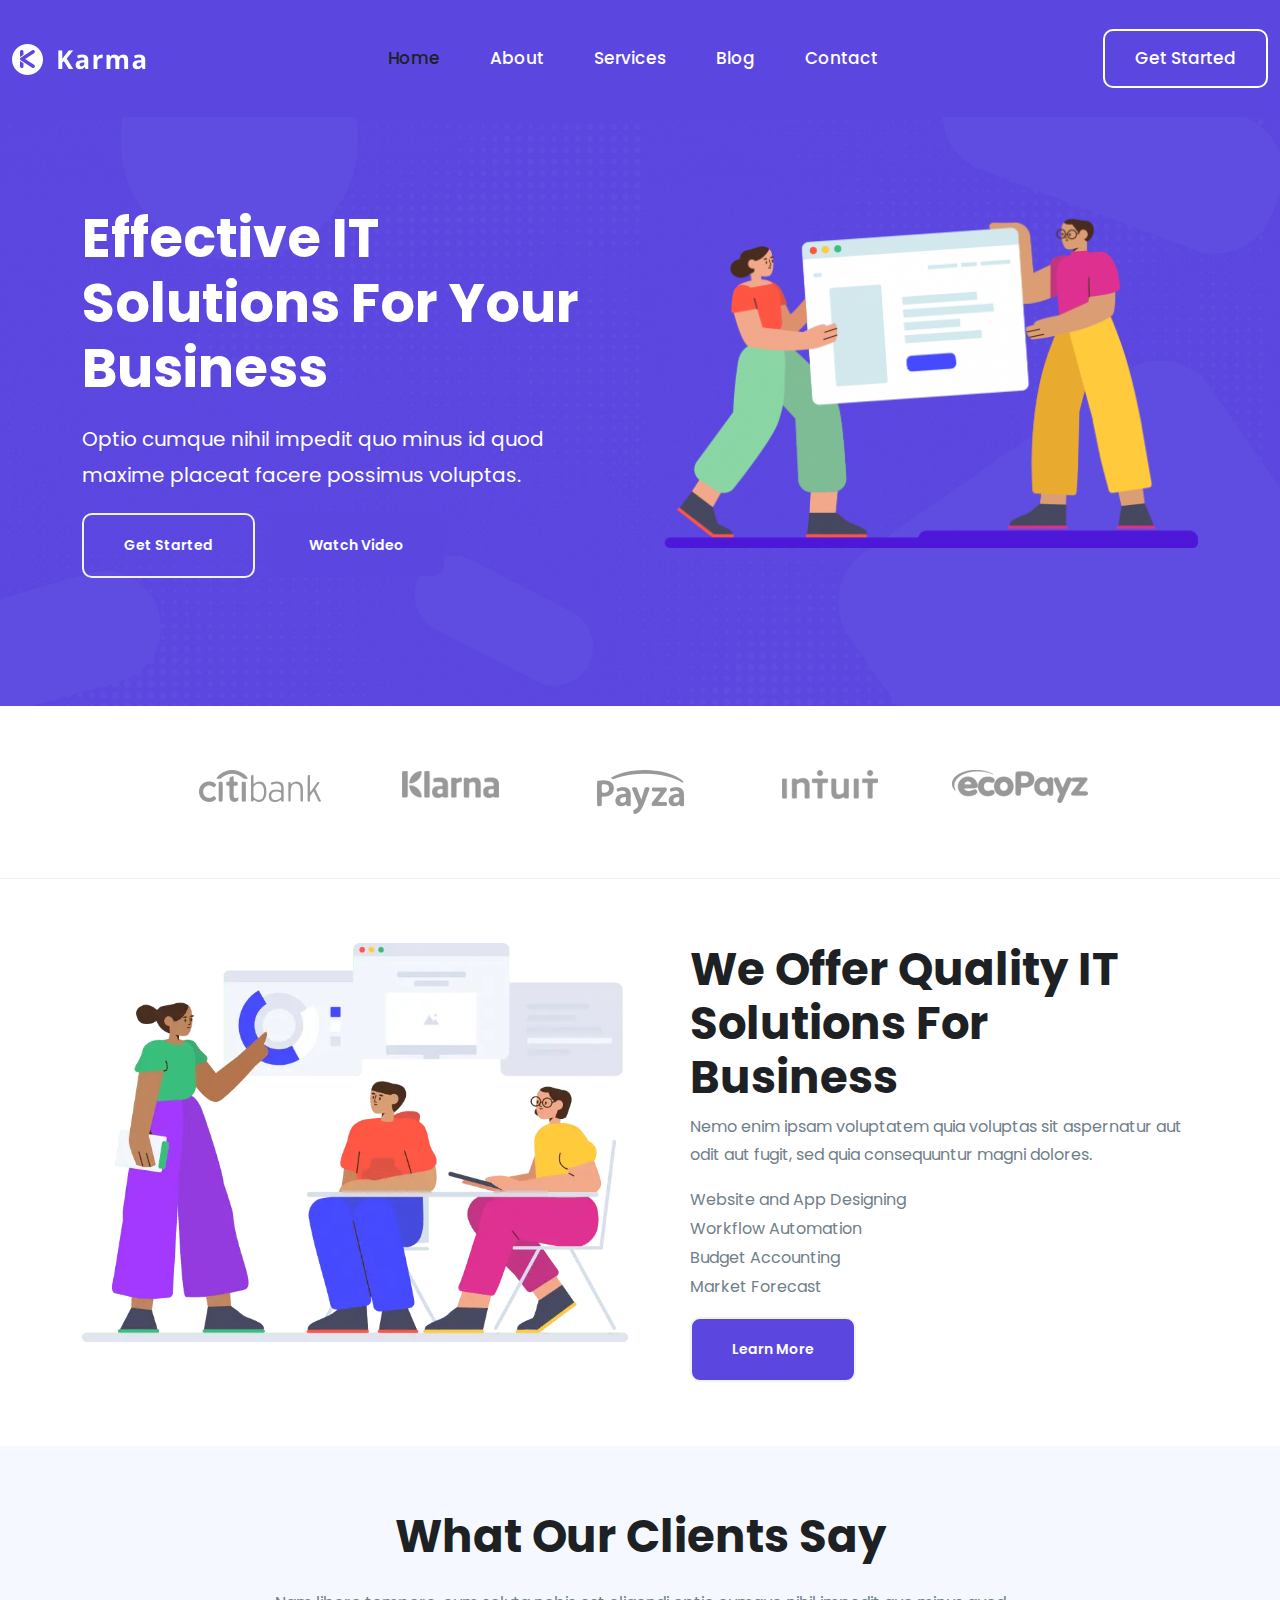
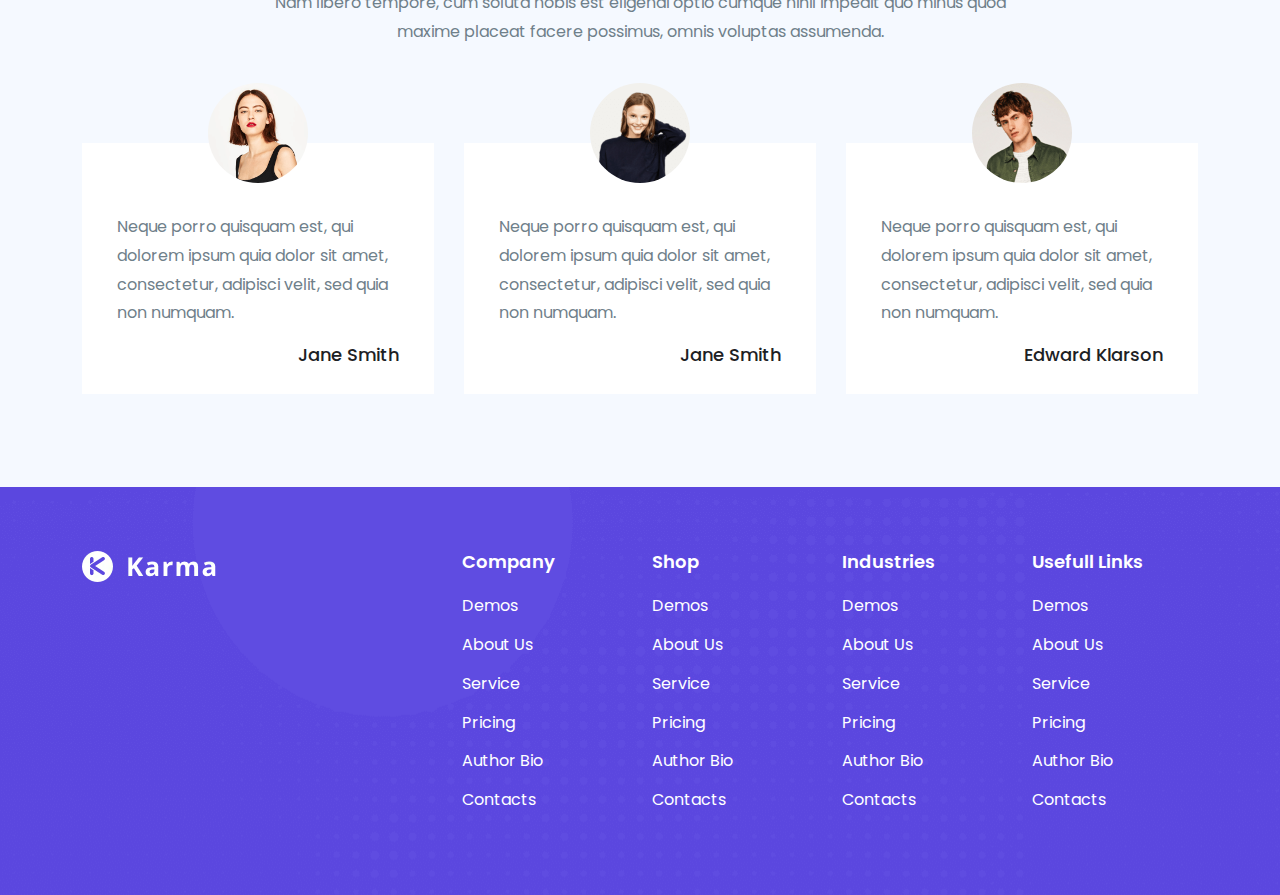
<file: index.html>
<!doctype html>
<html>
<head>
<meta charset="utf-8">
<meta name="viewport" content="width=device-width, initial-scale=1.0">
<link href="img/favicon_karma.png" rel="icon">
<title>Home Page - KarmaIT</title>
<link href="css/bootstrap.min.css" rel="stylesheet">
<link href="css/bootstrap-custom.css" rel="stylesheet">
<link rel= "stylesheet" href= "https://maxst.icons8.com/vue-static/landings/line-awesome/line-awesome/1.3.0/css/line-awesome.min.css">
<link href="css/owl.carousel.min.css" rel="stylesheet">
<link href="css/style.css" rel="stylesheet">


<meta name="Description" content="Página para encontrar los servicios y productos que Karma ofrece a sus clientes, asociados y distribuidores.">
<meta name="Keywords" content="Services, página de servicios IT, servicios especializados en IT">
</head>

<body>
	
	<header>
		<div class="container-fluid">
			
			<nav class="navbar navbar-expand-lg navbar-light bg-light">
				<a class="navbar-brand" href="index.html">
					<img src="img/logo-white.webp" alt="logo" class="img-fluid">
				</a>
				
				<button class="navbar-toggler" type="button" data-bs-toggle="collapse" data-bs-target="#navbar" aria-controls="navbar" aria-expanded="false" aria-label="Toggle navigation">
					<i class="las la-bars"></i>
				</button>

				<div class="collapse navbar-collapse" id="navbar">
					<ul class="navbar-nav ms-auto">
						<li class="nav-item active">
							<a class="nav-link" href="index.html">Home</a>
						</li>
						<li class="nav-item">
							<a class="nav-link" href="#">About</a>
						</li>
						<li class="nav-item">
							<a class="nav-link" href="services.html">Services</a>
						</li>
						<li class="nav-item">
							<a class="nav-link" href="#">Blog</a>
						</li>
						<li class="nav-item">
							<a class="nav-link" href="contact.html">Contact</a>
						</li>
						
					</ul>
					
					<ul class="navbar-nav ms-auto">
						<li class="nav-item">
							<a class="nav-link btn btn-nav" href="#">Get Started</a>
						</li>
					</ul>
				</div>
			</nav>
			
		</div>
	</header>
	
	
	<section id="hero">
		<div class="container">
		
			<div class="row">
			
				<article class="col-lg-6 col-sm-6 col-12">
					<h1>Effective IT Solutions For Your Business</h1>
					<p>Optio cumque nihil impedit quo minus id quod maxime placeat facere possimus voluptas.</p>
					<a href="#" class="btn btn-dark btn-karma">Get Started</a>
					<a href="#" class="btn btn-light btn-karma border-0"><i class="lar la-play-circle"></i> Watch Video</a>
				</article>
				
				<article class="col-lg-6 col-sm-6 col-12">
					<img src="img/home-01.png" alt="home 01 karla" class="img-fluid">
				</article>
			</div>
		
		</div>
	</section>
	
	
	
	<section id="pagos" class="section">
		<div class="container">
		
			<div class="row text-center">
				<article class="col-lg-2 col-sm-2 col-12 offset-lg-1 offset-sm-1">
					<img src="img/client1.png.webp" alt="client" class="img-fluid">
				</article>
				<article class="col-lg-2 col-sm-2 col-12">
					<img src="img/client2.png.webp" alt="client" class="img-fluid">
				</article>
				<article class="col-lg-2 col-sm-2 col-12">
					<img src="img/client3-1.png.webp" alt="client" class="img-fluid">
				</article>
				<article class="col-lg-2 col-sm-2 col-12">
					<img src="img/client6.png.webp" alt="client" class="img-fluid">
				</article>
				<article class="col-lg-2 col-sm-2 col-12">
					<img src="img/ecopayz-1.png.webp" alt="client" class="img-fluid">
				</article>
			</div>
		
		</div>
	</section>
	
	
	<section id="solutions" class="section">
		<div class="container">
		
			<div class="row">
			
				<article class="col-lg-6 col-sm-6 col-12">
					<img src="img/Startup.webp" alt="imagen" class="img-fluid">
				</article>
				
				<article class="col-lg-6 col-sm-6 col-12 ps-3">
					<h2 class="titulos">We Offer Quality IT Solutions For Business</h2>
					<p>Nemo enim ipsam voluptatem quia voluptas sit aspernatur aut odit aut fugit, sed quia consequuntur magni dolores.</p>
					
					<ul>
						<li><a href="#">Website and App Designing</a></li>
						<li><a href="#">Workflow Automation</a></li>
						<li><a href="#">Budget Accounting</a></li>
						<li><a href="#">Market Forecast</a></li>
					</ul>
					
					<a href="#" class="btn btn-karma">Learn More</a>
				</article>
			
			</div>
			
		</div>
	</section>
	
	
	
	<section id="clients" class="section">
		<div class="container">
		
			<h2 class="titulos text-center">What Our Clients Say</h2>
			<p class="subtitulos">Nam libero tempore, cum soluta nobis est eligendi optio cumque nihil impedit quo minus quod maxime placeat facere possimus, omnis voluptas assumenda.</p>
			
			
			<div class="owl-carousel">
			
				<article class="testimonial">
				
					<img src="img/team-01.png" alt="team 01" class="img-fluid">
					<p>Neque porro quisquam est, qui dolorem ipsum quia dolor sit amet, consectetur, adipisci velit, sed quia non numquam.</p>
					<h4>Jane Smith</h4>
					
				</article>
				
				<article class="testimonial">
				
					<img src="img/team-02.png" alt="team 01" class="img-fluid">
					<p>Neque porro quisquam est, qui dolorem ipsum quia dolor sit amet, consectetur, adipisci velit, sed quia non numquam.</p>
					<h4>Edward Klarson</h4>
					
				</article>
				
				<article class="testimonial">
				
					<img src="img/team-03.jpg" alt="team 01" class="img-fluid">
					<p>Neque porro quisquam est, qui dolorem ipsum quia dolor sit amet, consectetur, adipisci velit, sed quia non numquam.</p>
					<h4>Jessica Robinson</h4>
					
				</article>
				
				<article class="testimonial">
				
					<img src="img/team-04.png" alt="team 01" class="img-fluid">
					<p>Neque porro quisquam est, qui dolorem ipsum quia dolor sit amet, consectetur, adipisci velit, sed quia non numquam.</p>
					<h4>Jane Smith</h4>
					
				</article>
			
			</div>
			
		</div>
	</section>
	
	
	

	
	
	
	<footer>
		<div class="container">
		
			<div class="row">
			
				<article class="col-lg-4 col-sm-4 col-12">
					<img src="img/logo-white.webp" alt="logo footer" class="img-fluid">
					<ul class="list-inline mt-5">
						<li class="list-inline-item">
							<a href="#"><i class="lab la-twitter"></i></a>
						</li>
						<li class="list-inline-item">
							<a href="#"><i class="lab la-facebook-f"></i></a>
						</li>
						<li class="list-inline-item">
							<a href="#"><i class="lab la-instagram"></i></a>
						</li>
						<li class="list-inline-item">
							<a href="#"><i class="lab la-youtube"></i></a>
						</li>
					</ul>
				</article>
			
				<article class="col-lg-2 col-sm-2 col-6">
					<h5>Company</h5>
					<ul>
						<li><a href="#">Demos</a></li>
						<li><a href="#">About Us</a></li>
						<li><a href="#">Service</a></li>
						<li><a href="#">Pricing</a></li>
						<li><a href="#">Author Bio</a></li>
						<li><a href="#">Contacts</a></li>
					</ul>
				</article>
				
				<article class="col-lg-2 col-sm-2 col-6">
					<h5>Shop</h5>
					<ul>
						<li><a href="#">Demos</a></li>
						<li><a href="#">About Us</a></li>
						<li><a href="#">Service</a></li>
						<li><a href="#">Pricing</a></li>
						<li><a href="#">Author Bio</a></li>
						<li><a href="#">Contacts</a></li>
					</ul>
				</article>
				
				<article class="col-lg-2 col-sm-2 col-6">
					<h5>Industries</h5>
					<ul>
						<li><a href="#">Demos</a></li>
						<li><a href="#">About Us</a></li>
						<li><a href="#">Service</a></li>
						<li><a href="#">Pricing</a></li>
						<li><a href="#">Author Bio</a></li>
						<li><a href="#">Contacts</a></li>
					</ul>
				</article>
				
				<article class="col-lg-2 col-sm-2 col-6">
					<h5>Usefull Links</h5>
					<ul>
						<li><a href="#">Demos</a></li>
						<li><a href="#">About Us</a></li>
						<li><a href="#">Service</a></li>
						<li><a href="#">Pricing</a></li>
						<li><a href="#">Author Bio</a></li>
						<li><a href="#">Contacts</a></li>
					</ul>
				</article>
				
			</div>
		
		</div>
	</footer>
	
	
	
	
	
	
	<script src="js/jquery.min.js"></script>
	<script src="js/bootstrap.min.js"></script>
	<script src="js/owl.carousel.min.js"></script>
	
	<script>
	
		$(document).ready(function(){
			
		  $(".owl-carousel").owlCarousel({
                items: 1,
                loop: true,
                autoplay: true,
                smartSpeed: 800,
                margin: 30,
                center: true,
                dots: true,
                responsive: {
                    0: {
                        items: 1
                    },
                    480: {
                        items: 2
                    },
                    992: {
                        items: 3
                    }
                }
            });
			
			
		});
		
	</script>
	
	
	
	
	
<!-- Google tag (gtag.js) -->
<script async src="https://www.googletagmanager.com/gtag/js?id=G-9F5Y8JFQGZ"></script>
<script>
  window.dataLayer = window.dataLayer || [];
  function gtag(){dataLayer.push(arguments);}
  gtag('js', new Date());

  gtag('config', 'G-9F5Y8JFQGZ');
</script>

	
</body>
</html>
</file>
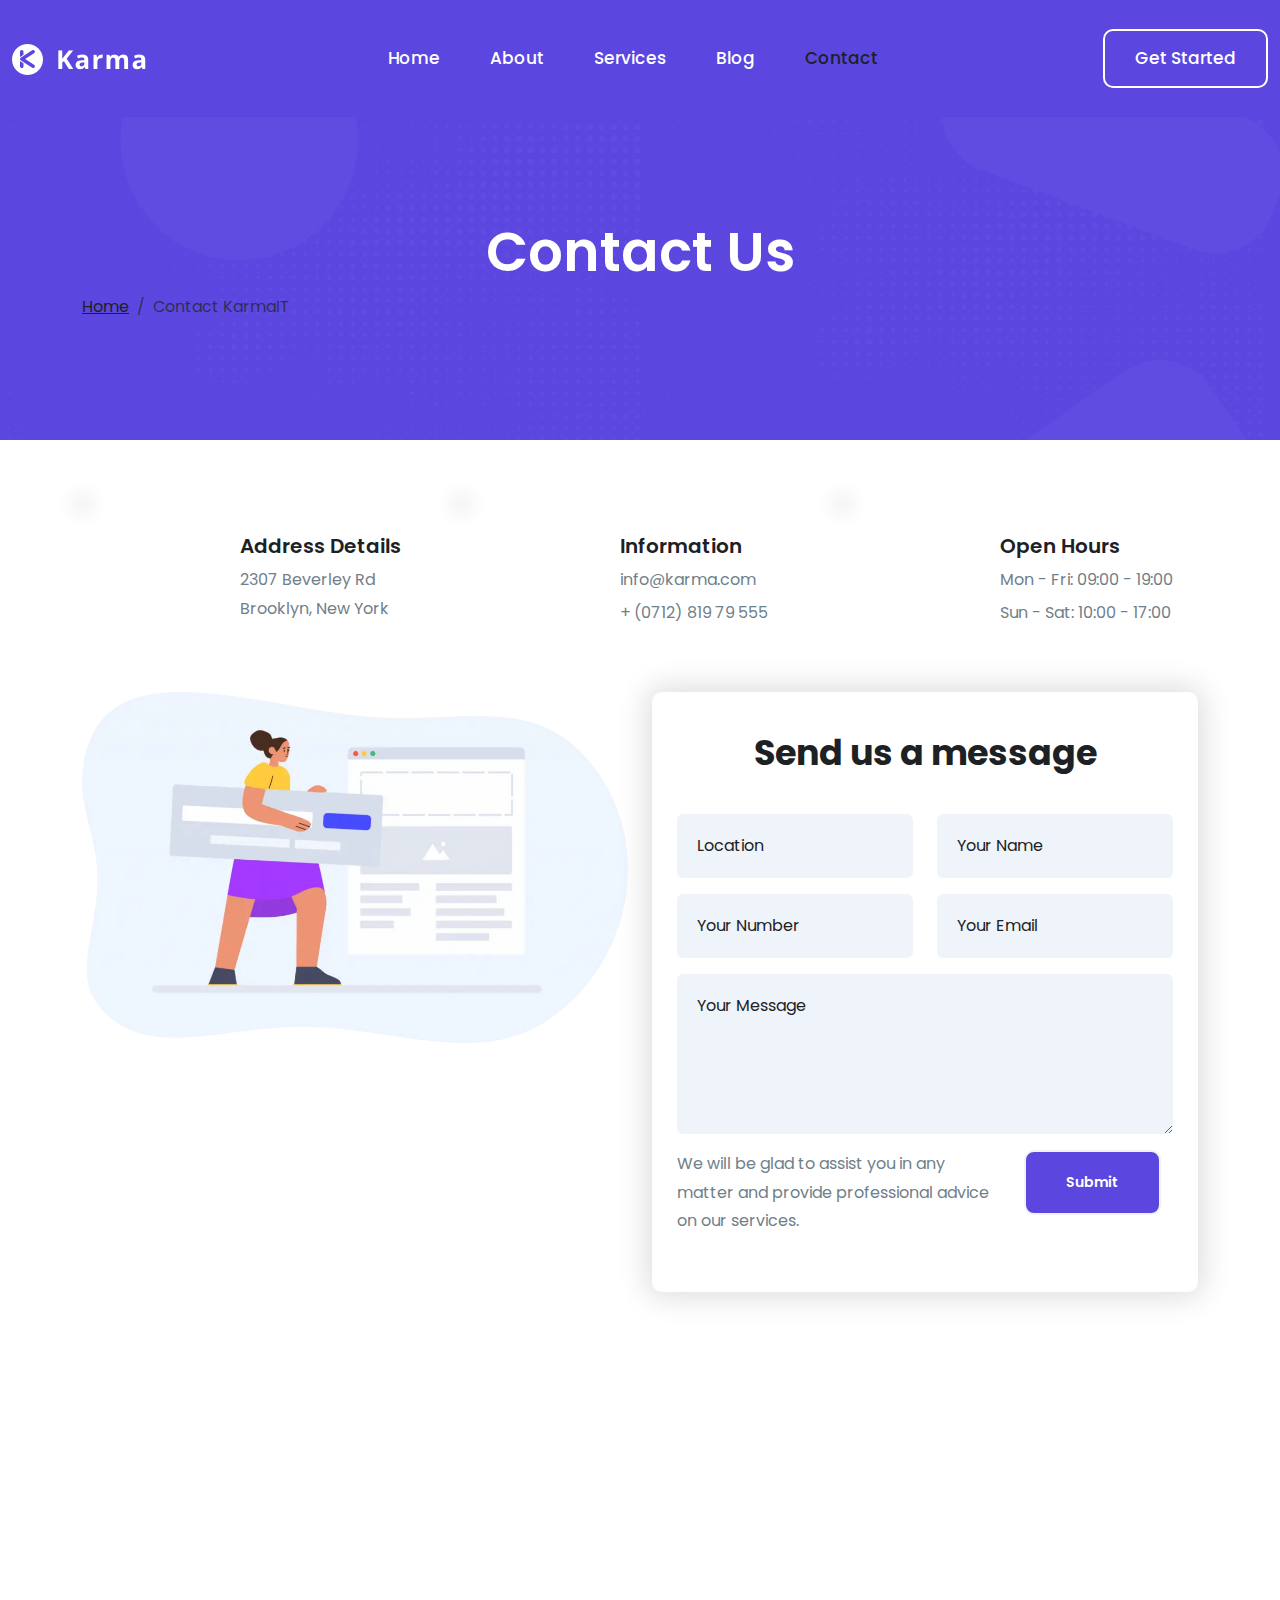
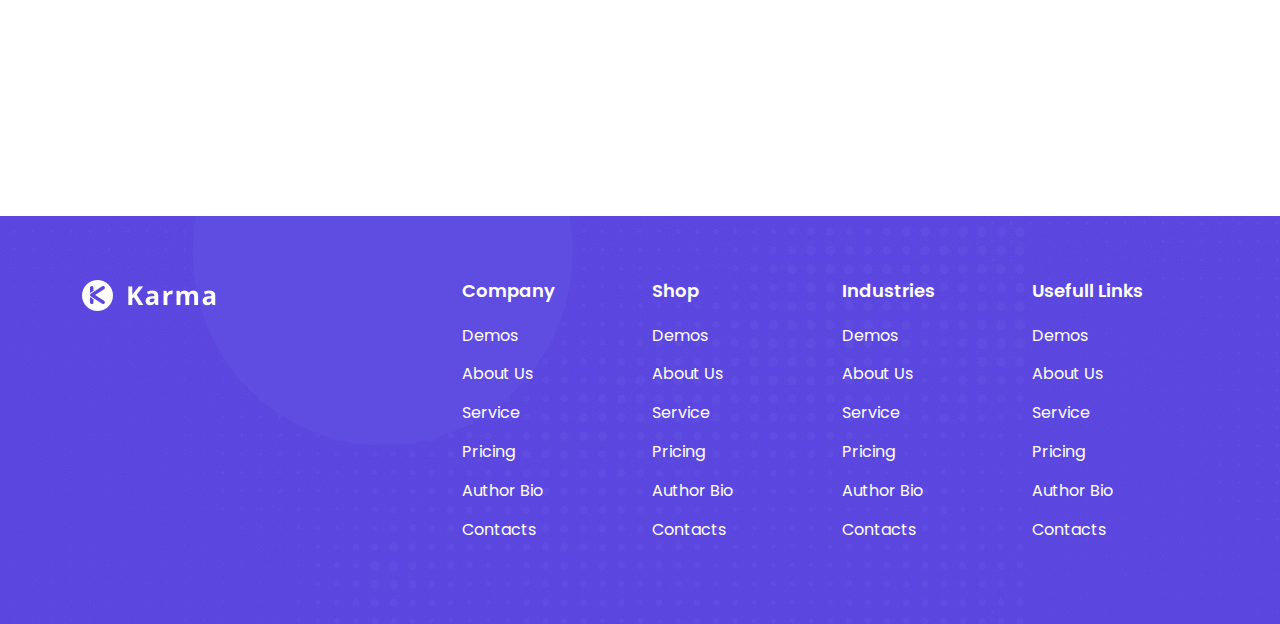
<file: contact.html>
<!doctype html>
<html>
<head>
<meta charset="utf-8">
<meta name="viewport" content="width=device-width, initial-scale=1.0">
<link href="img/favicon_karma.png" rel="icon">
<title>Contact - KarmaIT</title>
<link href="css/bootstrap.min.css" rel="stylesheet">
<link href="css/bootstrap-custom.css" rel="stylesheet">
<link rel= "stylesheet" href= "https://maxst.icons8.com/vue-static/landings/line-awesome/line-awesome/1.3.0/css/line-awesome.min.css">
<link href="css/style.css" rel="stylesheet">
	
</head>

<body>
	
	<header>
		<div class="container-fluid">
			
			<nav class="navbar navbar-expand-lg navbar-light bg-light">
				<a class="navbar-brand" href="index.html">
					<img src="img/logo-white.webp" alt="logo" class="img-fluid">
				</a>
				
				<button class="navbar-toggler" type="button" data-bs-toggle="collapse" data-bs-target="#navbar" aria-controls="navbar" aria-expanded="false" aria-label="Toggle navigation">
					<i class="las la-bars"></i>
				</button>

				<div class="collapse navbar-collapse" id="navbar">
					<ul class="navbar-nav ms-auto">
						<li class="nav-item">
							<a class="nav-link" href="index.html">Home</a>
						</li>
						<li class="nav-item">
							<a class="nav-link" href="#">About</a>
						</li>
						<li class="nav-item">
							<a class="nav-link" href="#">Services</a>
						</li>
						<li class="nav-item">
							<a class="nav-link" href="#">Blog</a>
						</li>
						<li class="nav-item active">
							<a class="nav-link" href="contact.html">Contact</a>
						</li>
						
					</ul>
					
					<ul class="navbar-nav ms-auto">
						<li class="nav-item">
							<a class="nav-link btn btn-nav" href="#">Get Started</a>
						</li>
					</ul>
				</div>
			</nav>
			
		</div>
	</header>
	
	
	<section id="hero-title">
		<div class="container">
		
			<h1>Contact Us</h1>
		  	<ol class="breadcrumb">
				<li class="breadcrumb-item"><a href="index.html">Home</a></li>
				<li class="breadcrumb-item active" aria-current="page">Contact KarmaIT</li>
		  	</ol>
			
		</div>
	</section>
	
	
	<section id="contacto" class="section">
		<div class="container">
		
			<div class="row">
			
				<article class="col-lg-4 col-sm-6 col-12">
					<div class="row">
						<article class="col-lg-5 col-sm-5 col-5">
							<i class="las la-map-marker-alt icon-contacto"></i>
						</article>
						<article class="col-lg-7 col-sm-7 col-7">
							<h3>Address Details</h3>
							<p>2307 Beverley Rd Brooklyn, New York</p>
						</article>
					</div>
				</article>
				
				<article class="col-lg-4 col-sm-6 col-12">
					<div class="row">
						<article class="col-lg-5 col-sm-5 col-5">
							<i class="las la-phone icon-contacto"></i>
						</article>
						<article class="col-lg-7 col-sm-7 col-7">
							<h3>Information</h3>
							<p class="mb-1">info@karma.com</p>
							<p>+ (0712) 819 79 555</p>
						</article>
					</div>
				</article>
				
				<article class="col-lg-4 col-sm-6 col-12 offset-sm-3 offset-lg-0">
					<div class="row">
						<article class="col-lg-5 col-sm-5 col-5">
							<i class="las la-clock icon-contacto"></i>
						</article>
						<article class="col-lg-7 col-sm-7 col-7">
							<h3>Open Hours</h3>
							<p class="mb-1">Mon - Fri: 09:00 - 19:00</p>
							<p>Sun - Sat: 10:00 - 17:00</p>
						</article>
					</div>
				</article>
			
			</div>
			
			<div class="row mt-5">
				
				<article class="col-lg-6 col-sm-6 col-12">
					<img src="img/about-img.png" alt="" class="img-fluid">
				</article>
				
				<article class="col-lg-6 col-sm-6 col-12">
					<div class="formulario">
						<h2 class="titulos">Send us a message</h2>
						
						<form action="" method="post">
						
							<div class="row">
								<article class="col-lg-6 col-sm-6 col-12">
									<input type="text" name="location" class="form-control" placeholder="Location">
								</article>
								<article class="col-lg-6 col-sm-6 col-12">
									<input type="text" name="name" class="form-control" placeholder="Your Name" required>
								</article>
							</div>
							
							<div class="row mt-3">
								<article class="col-lg-6 col-sm-6 col-12">
									<input type="tel" name="number" class="form-control" placeholder="Your Number">
								</article>
								<article class="col-lg-6 col-sm-6 col-12">
									<input type="email" name="email" class="form-control" placeholder="Your Email" required>
								</article>
							</div>
							
							<div class="row mt-3">
							
								<article class="col-lg-12 col-sm-12 col-12">
									<textarea name="message" cols="30" rows="5" class="form-control" placeholder="Your Message" required></textarea>
								</article>
								
							</div>
							
							<div class="row mt-3">
								<article class="col-lg-8 col-sm-6 col-12">
									<p>We will be glad to assist you in any matter and provide professional advice on our services.</p>
								</article>
								<article class="col-lg-4 col-sm-6 col-12">
									<button type="submit" class="btn btn-karma">Submit</button>
								</article>
							</div>
							
						</form>
						
					</div>
					
				</article>
				
			</div>
		
		</div>
	</section>
	
	
	
	<section id="map">
	
		<iframe src="https://www.google.com/maps/embed?pb=!1m18!1m12!1m3!1d1935.2461051684554!2d-87.17576432838166!3d14.048087060171168!2m3!1f0!2f0!3f0!3m2!1i1024!2i768!4f13.1!3m3!1m2!1s0x8f6fbd35519c3885%3A0xedd3d9455b8ffb3e!2sLocal%20UNITEC%20TEG!5e0!3m2!1ses-419!2shn!4v1708651386457!5m2!1ses-419!2shn" width="100%" height="450" style="border:0;" allowfullscreen="" loading="lazy" referrerpolicy="no-referrer-when-downgrade"></iframe>
		
	</section>
	
	
	
	<footer>
		<div class="container">
		
			<div class="row">
			
				<article class="col-lg-4 col-sm-4 col-12">
					<img src="img/logo-white.webp" alt="logo footer" class="img-fluid">
					<ul class="list-inline mt-5">
						<li class="list-inline-item">
							<a href="#"><i class="lab la-twitter"></i></a>
						</li>
						<li class="list-inline-item">
							<a href="#"><i class="lab la-facebook-f"></i></a>
						</li>
						<li class="list-inline-item">
							<a href="#"><i class="lab la-instagram"></i></a>
						</li>
						<li class="list-inline-item">
							<a href="#"><i class="lab la-youtube"></i></a>
						</li>
					</ul>
				</article>
			
				<article class="col-lg-2 col-sm-2 col-6">
					<h5>Company</h5>
					<ul>
						<li><a href="#">Demos</a></li>
						<li><a href="#">About Us</a></li>
						<li><a href="#">Service</a></li>
						<li><a href="#">Pricing</a></li>
						<li><a href="#">Author Bio</a></li>
						<li><a href="#">Contacts</a></li>
					</ul>
				</article>
				
				<article class="col-lg-2 col-sm-2 col-6">
					<h5>Shop</h5>
					<ul>
						<li><a href="#">Demos</a></li>
						<li><a href="#">About Us</a></li>
						<li><a href="#">Service</a></li>
						<li><a href="#">Pricing</a></li>
						<li><a href="#">Author Bio</a></li>
						<li><a href="#">Contacts</a></li>
					</ul>
				</article>
				
				<article class="col-lg-2 col-sm-2 col-6">
					<h5>Industries</h5>
					<ul>
						<li><a href="#">Demos</a></li>
						<li><a href="#">About Us</a></li>
						<li><a href="#">Service</a></li>
						<li><a href="#">Pricing</a></li>
						<li><a href="#">Author Bio</a></li>
						<li><a href="#">Contacts</a></li>
					</ul>
				</article>
				
				<article class="col-lg-2 col-sm-2 col-6">
					<h5>Usefull Links</h5>
					<ul>
						<li><a href="#">Demos</a></li>
						<li><a href="#">About Us</a></li>
						<li><a href="#">Service</a></li>
						<li><a href="#">Pricing</a></li>
						<li><a href="#">Author Bio</a></li>
						<li><a href="#">Contacts</a></li>
					</ul>
				</article>
				
			</div>
		
		</div>
	</footer>
	
	
	
	
	
	
	
	
	
	
	
	
	<script src="js/jquery.min.js"></script>
	<script src="js/bootstrap.min.js"></script>
	
	
</body>
</html>
</file>
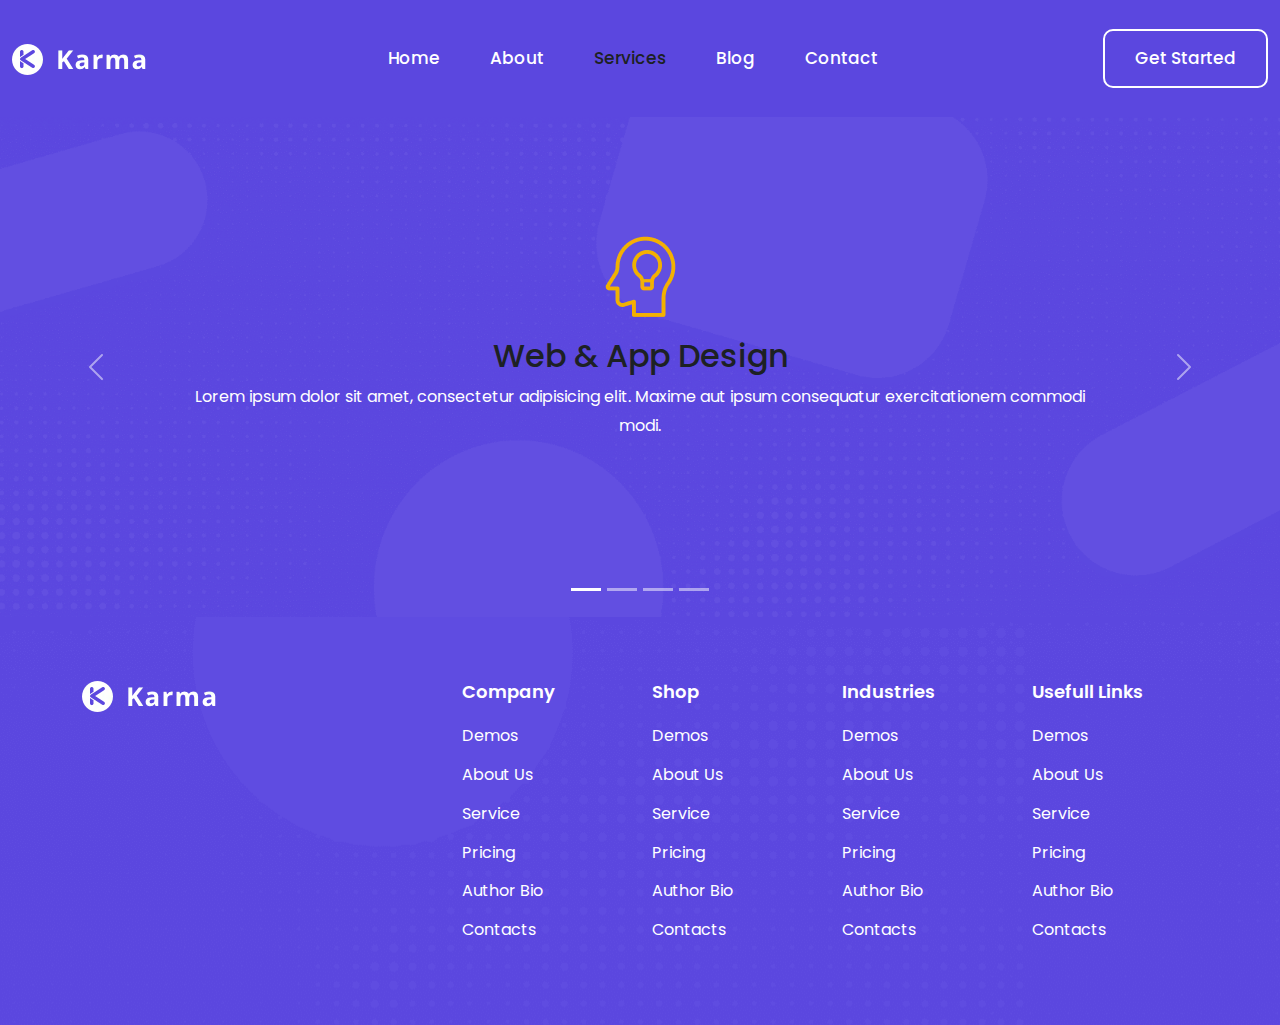
<file: services.html>
<!doctype html>
<html>
<head>
<meta charset="utf-8">
<meta name="viewport" content="width=device-width, initial-scale=1.0">
<link href="img/favicon_karma.png" rel="icon">
<title>Services - KarmaIT</title>
<link href="css/bootstrap.min.css" rel="stylesheet">
<link href="css/bootstrap-custom.css" rel="stylesheet">
<link rel= "stylesheet" href= "https://maxst.icons8.com/vue-static/landings/line-awesome/line-awesome/1.3.0/css/line-awesome.min.css">
<link href="css/owl.carousel.min.css" rel="stylesheet">
<link href="css/style.css" rel="stylesheet">
	
	
<meta name="Description" content="Página para encontrar los servicios y productos que Karma ofrece a sus clientes, asociados y distribuidores.">
<meta name="Keywords" content="Services, página de servicios IT, servicios especializados en IT">
</head>

<body>
	
	<header>
		<div class="container-fluid">
			
			<nav class="navbar navbar-expand-lg navbar-light bg-light">
				<a class="navbar-brand" href="index.html">
					<img src="img/logo-white.webp" alt="logo" class="img-fluid">
				</a>
				
				<button class="navbar-toggler" type="button" data-bs-toggle="collapse" data-bs-target="#navbar" aria-controls="navbar" aria-expanded="false" aria-label="Toggle navigation">
					<i class="las la-bars"></i>
				</button>

				<div class="collapse navbar-collapse" id="navbar">
					<ul class="navbar-nav ms-auto">
						<li class="nav-item">
							<a class="nav-link" href="index.html">Home</a>
						</li>
						<li class="nav-item">
							<a class="nav-link" href="#">About</a>
						</li>
						<li class="nav-item active">
							<a class="nav-link" href="services.html">Services</a>
						</li>
						<li class="nav-item">
							<a class="nav-link" href="#">Blog</a>
						</li>
						<li class="nav-item">
							<a class="nav-link" href="contact.html">Contact</a>
						</li>
						
					</ul>
					
					<ul class="navbar-nav ms-auto">
						<li class="nav-item">
							<a class="nav-link btn btn-nav" href="#">Get Started</a>
						</li>
					</ul>
				</div>
			</nav>
			
		</div>
	</header>
	
	<section id="hero-slides">
	
		<div id="carouselExampleCaptions" class="carousel slide">
			
			<div class="carousel-indicators">
				<button type="button" data-bs-target="#carouselExampleCaptions" data-bs-slide-to="0" class="active" aria-current="true" aria-label="Slide 1"></button>
				<button type="button" data-bs-target="#carouselExampleCaptions" data-bs-slide-to="1" aria-label="Slide 2"></button>
				<button type="button" data-bs-target="#carouselExampleCaptions" data-bs-slide-to="2" aria-label="Slide 3"></button>
				<button type="button" data-bs-target="#carouselExampleCaptions" data-bs-slide-to="3" aria-label="Slide 4"></button>
			</div>
			
			<div class="carousel-inner">
				
				<div class="carousel-item active">
				  <img src="img/bg-parallax.png" class="d-block w-100" alt="">
				  <div class="carousel-caption d-none d-md-block">
					<img src="img/icon-01.webp" alt="" class="img-fluid">
					<h2>Web & App Design</h2>  
					  <p>Lorem ipsum dolor sit amet, consectetur adipisicing elit. Maxime aut ipsum consequatur exercitationem commodi modi.</p>
				  </div>
				</div>
				
				<div class="carousel-item">
				  <img src="img/bg-parallax.png" class="d-block w-100" alt="...">
				  <div class="carousel-caption d-none d-md-block">
					<img src="img/icon-02.webp" alt="" class="img-fluid">
					<h2>Product Engineering</h2> 
				  </div>
				</div>
				
				<div class="carousel-item">
				  <img src="img/bg-parallax.png" class="d-block w-100" alt="...">
				  <div class="carousel-caption d-none d-md-block">
					<img src="img/icon-03.webp" alt="" class="img-fluid">
					<h2>IT Solutions</h2> 
				  </div>
				</div>
				
				<div class="carousel-item">
				  <img src="img/bg-parallax.png" class="d-block w-100" alt="...">
				  <div class="carousel-caption d-none d-md-block">
					<img src="img/icon-05.webp" alt="" class="img-fluid">
					<h2>Big Data Analisis</h2> 
				  </div>
				</div>
			</div>
			
			<button class="carousel-control-prev" type="button" data-bs-target="#carouselExampleCaptions" data-bs-slide="prev">
				<span class="carousel-control-prev-icon" aria-hidden="true"></span>
				<span class="visually-hidden">Previous</span>
			</button>
			<button class="carousel-control-next" type="button" data-bs-target="#carouselExampleCaptions" data-bs-slide="next">
				<span class="carousel-control-next-icon" aria-hidden="true"></span>
				<span class="visually-hidden">Next</span>
			</button>
		</div>
		
	</section>
	
	
	<footer>
		<div class="container">
		
			<div class="row">
			
				<article class="col-lg-4 col-sm-4 col-12">
					<img src="img/logo-white.webp" alt="logo footer" class="img-fluid">
					<ul class="list-inline mt-5">
						<li class="list-inline-item">
							<a href="#"><i class="lab la-twitter"></i></a>
						</li>
						<li class="list-inline-item">
							<a href="#"><i class="lab la-facebook-f"></i></a>
						</li>
						<li class="list-inline-item">
							<a href="#"><i class="lab la-instagram"></i></a>
						</li>
						<li class="list-inline-item">
							<a href="#"><i class="lab la-youtube"></i></a>
						</li>
					</ul>
				</article>
			
				<article class="col-lg-2 col-sm-2 col-6">
					<h5>Company</h5>
					<ul>
						<li><a href="#">Demos</a></li>
						<li><a href="#">About Us</a></li>
						<li><a href="#">Service</a></li>
						<li><a href="#">Pricing</a></li>
						<li><a href="#">Author Bio</a></li>
						<li><a href="#">Contacts</a></li>
					</ul>
				</article>
				
				<article class="col-lg-2 col-sm-2 col-6">
					<h5>Shop</h5>
					<ul>
						<li><a href="#">Demos</a></li>
						<li><a href="#">About Us</a></li>
						<li><a href="#">Service</a></li>
						<li><a href="#">Pricing</a></li>
						<li><a href="#">Author Bio</a></li>
						<li><a href="#">Contacts</a></li>
					</ul>
				</article>
				
				<article class="col-lg-2 col-sm-2 col-6">
					<h5>Industries</h5>
					<ul>
						<li><a href="#">Demos</a></li>
						<li><a href="#">About Us</a></li>
						<li><a href="#">Service</a></li>
						<li><a href="#">Pricing</a></li>
						<li><a href="#">Author Bio</a></li>
						<li><a href="#">Contacts</a></li>
					</ul>
				</article>
				
				<article class="col-lg-2 col-sm-2 col-6">
					<h5>Usefull Links</h5>
					<ul>
						<li><a href="#">Demos</a></li>
						<li><a href="#">About Us</a></li>
						<li><a href="#">Service</a></li>
						<li><a href="#">Pricing</a></li>
						<li><a href="#">Author Bio</a></li>
						<li><a href="#">Contacts</a></li>
					</ul>
				</article>
				
			</div>
		
		</div>
	</footer>
	
	
	
	<script src="js/jquery.min.js"></script>
	<script src="js/bootstrap.min.js"></script>
	
	
	
	
<!-- Google tag (gtag.js) -->
<script async src="https://www.googletagmanager.com/gtag/js?id=G-9F5Y8JFQGZ"></script>
<script>
  window.dataLayer = window.dataLayer || [];
  function gtag(){dataLayer.push(arguments);}
  gtag('js', new Date());

  gtag('config', 'G-9F5Y8JFQGZ');
</script>

	
</body>
</html>
</file>
<file: css/style.css>
@import url('https://fonts.googleapis.com/css2?family=Poppins:wght@200;300;400;500;600&display=swap');
:root{
	--color-general:#6f808a;
	--fondo-header:#5b47df;
	--color-morado:#5b47df;
	--color-negro:#1d2124;
	--color-hover-morado:#705cf4;
	--color-input: #eff4fa;
	--color-letra-input:#1d2124;
	--fondo-azul:#f5f9ff;
}
@font-face{
	font-family: "Anta";
	src: url("../fonts/Anta-Regular.ttf") format("TrueType");
}

body{
	font-family: "Poppins", sans-serif;
	font-size: 16px;
	color: var(--color-general);
	line-height: 1.8;
}
h2,h3,h4,h5,h6{
	color: var(--color-negro);
}

header{
	background-color: var(--fondo-header);
	padding: 20px 0;
}


#hero{
	background-image: url("../img/bg-home.png");
	background-position: top center;
	background-size: cover;
	color: #fff;
	padding: 7% 0 10%;	
}

#hero h1{
	font-weight: 700;
	font-size: 54px;
}

#hero p{
	font-size: 20px;
	margin: 20px 0;
} 

.btn-karma{
	background-color: var(--color-morado);
	color: #fff;
	border: 2px solid #f2f2f2;
	padding: 20px 40px;
	border-radius: 10px;
	font-weight: 600;
	margin-right: 10px;
	font-size: 14px;
}
.btn-karma:hover{
	background-color: #705cf4;
	border-color: #705cf4;
	color: #fff;
}

#hero .btn-dark{
	background-color: transparent;
}

#hero .btn-dark:hover{
	background-color: #705cf4;
	border-color: #705cf4;
	
}

.section{
	padding: 5% 0%;
}

#pagos img{
	opacity: 0.4;	
}
#pagos img:hover{
	opacity: 1;
	cursor: pointer;
}
#pagos{
	border-bottom: 1px solid #eee;
}

.titulos{
	font-weight: 700;
	font-size: 45px;
	color: var(--color-negro);
}
.subtitulos{
	padding-left: 15%;
	padding-right: 15%;
	text-align: center;
	margin-top: 25px;
}


.ps-3{
	padding-left: 50px !important;
}


#solutions ul{
	list-style: none;
	padding-left: 0;
}
#solutions ul a{
	color: var(--color-general);
	text-decoration: none;
}


.btn-nav{
	border: 2px solid #fff;
	border-radius: 10px;
	padding: 15px 30px !important;
}
.btn-nav:hover{
	background-color: var(--color-hover-morado);
	color: #fff !important;
}





/*Definiciones de reglas página Contact*/

#hero-title{
	background-image: url("../img/bg-home.png");
	background-size: cover;
	background-position: top center;
	padding: 8% 0;
	text-align: center;
	color: #fff;
}
#hero-title h1{
	font-size: 55px;
	font-weight: 600;
}



.icon-contacto{
	font-size: 70px;
	background-color: #fff;
	color: var(--color-morado);
	box-shadow: 0px 0px 20px 7px #ddd;
	border-radius: 100%;
	width: 130px;
	height: 130px;
	line-height: 130px;
	text-align: center;
}

#contacto h3{
	font-size: 20px;
	font-weight: 600;
	margin-top: 30px;
}

.formulario{
	box-shadow: 0px 0px 30px 5px #ddd;
	border-radius: 10px;
	padding: 40px 25px;
}

.form-control{
	background-color: var(--color-input);
	border: none;
	padding: 20px 20px;
}
.form-control::placeholder{
	color: var(--color-letra-input);
}


#contacto .titulos{
	font-size: 35px;
	text-align: center;
	margin-bottom: 40px;
}



footer{
	background-image: url("../img/bg-home.png");
	padding: 5% 0;
	color: #fff;
}
footer h5{
	color: #fff;
	font-weight: 600;
	font-size: 18px;
	margin-bottom: 20px;
}
footer a{
	color: #fff;
	text-decoration: none;
}
footer a:hover{
	color: #ccc;
}
footer ul{
	list-style: none;
	padding-left: 0;
}
footer li{
	margin-bottom: 10px;
}


#clients{
	background-color: var(--fondo-azul);
}
.testimonial{
	background-color: #fff;
	padding: 20px 35px;
	transition: all 0.5s ease-in-out;
}

.testimonial img{
	width: 100px !important;
	border-radius: 100%;
	margin: auto;
	margin-top: -80px;
	margin-bottom: 30px;
}
.testimonial h4{
	text-align: end;
	font-size: 18px;
}

#clients .owl-stage-outer{
	padding-top: 80px;
}

.testimonial:hover{
	transform: translateY(-20px);
	transition: all 0.5s ease-in-out;
}
</file>
